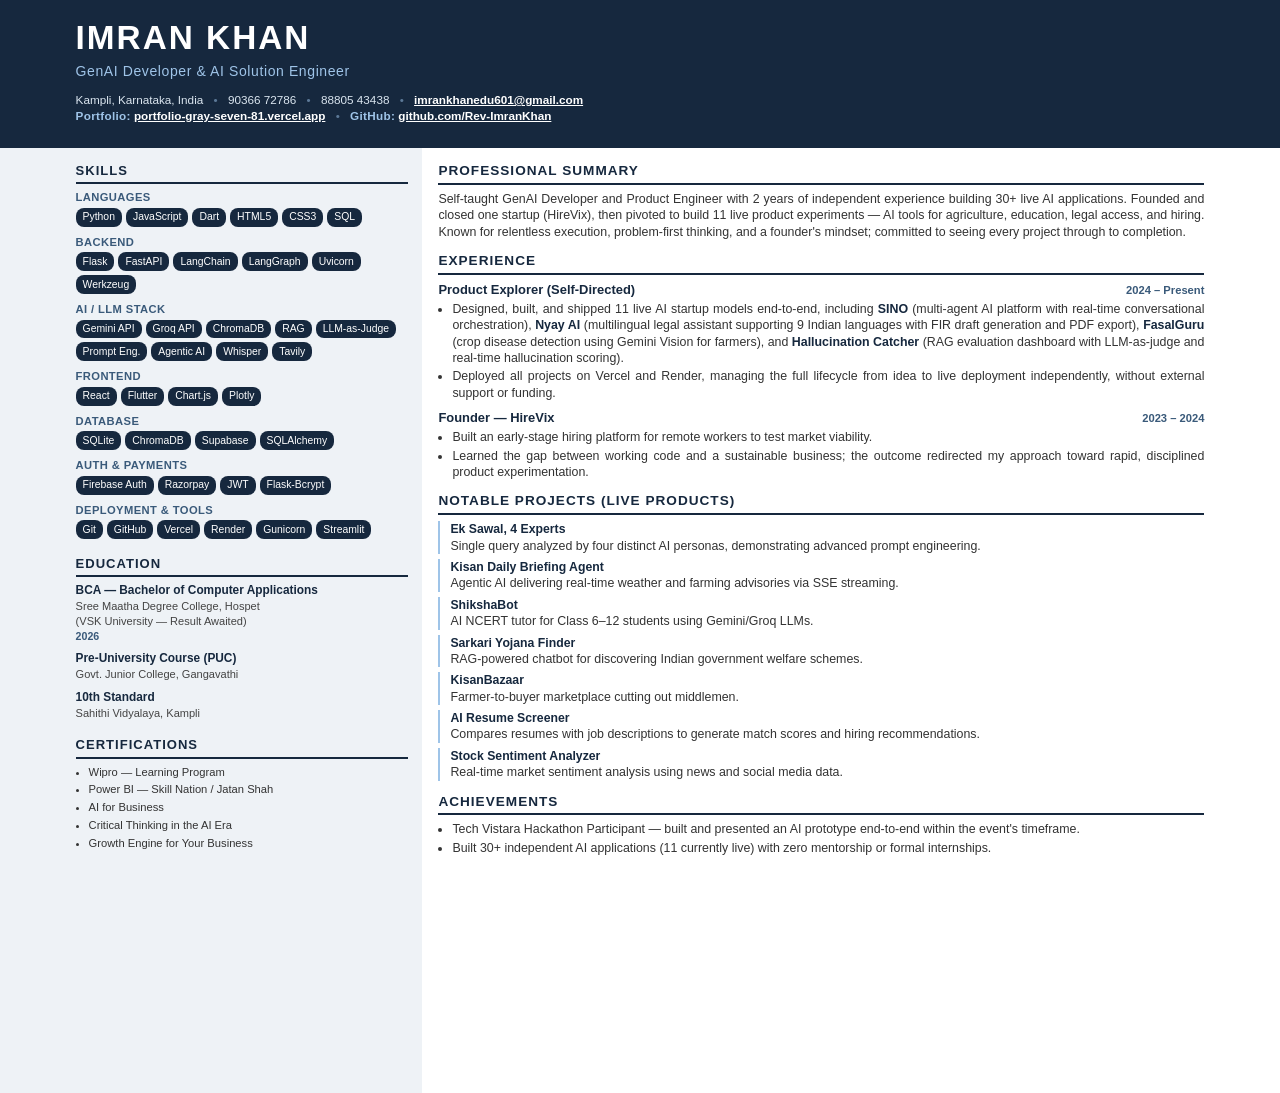
<file: resume.html>
<!DOCTYPE html>
<html lang="en">
<head>
<meta charset="UTF-8">
<title>Imran Khan - Resume</title>
<style>
  @page {
    size: A4;
    margin: 0;
  }
  * { box-sizing: border-box; }
  body {
    font-family: 'Calibri', 'Carlito', 'Segoe UI', Arial, sans-serif;
    color: #2b2b2b;
    font-size: 9.3pt;
    line-height: 1.32;
    margin: 0;
    padding: 0;
  }

  /* ================= HEADER ================= */
  .header {
    background: #16283e;
    color: #ffffff;
    padding: 16px 20mm 13px 20mm;
  }
  .name {
    font-size: 25pt;
    font-weight: 700;
    letter-spacing: 2px;
    margin: 0;
    text-transform: uppercase;
  }
  .role {
    font-size: 10.5pt;
    font-weight: 400;
    letter-spacing: 0.6px;
    color: #9fc4e8;
    margin: 2px 0 9px 0;
  }
  .contact-row {
    font-size: 8.8pt;
    color: #dbe6f0;
  }
  .contact-row .item {
    display: inline;
  }
  .contact-row .dot {
    color: #5c7997;
    margin: 0 7px;
  }
  .contact-row a {
    color: #ffffff;
    text-decoration: underline;
    font-weight: 600;
  }
  .contact-row .lbl {
    color: #9fc4e8;
    font-weight: 700;
    letter-spacing: 0.3px;
  }

  /* ================= BODY LAYOUT ================= */
  .body-wrap {
    display: flex;
  }
  .sidebar {
    width: 33%;
    background: #eef2f6;
    padding: 14px 14px 20px 20mm;
    min-height: 250mm;
  }
  .main {
    width: 67%;
    padding: 14px 20mm 20px 16px;
  }

  /* ================= SECTION TITLES ================= */
  .sec-title {
    font-size: 10.2pt;
    font-weight: 700;
    color: #16283e;
    text-transform: uppercase;
    letter-spacing: 1px;
    margin: 0 0 6px 0;
    padding-bottom: 3px;
    border-bottom: 2px solid #16283e;
  }
  .sidebar .sec-title {
    font-size: 9.8pt;
    margin-top: 16px;
  }
  .sidebar .sec-title.first { margin-top: 0; }

  /* ================= SIDEBAR: SKILLS ================= */
  .skill-group {
    margin-bottom: 8px;
  }
  .skill-group:last-child { margin-bottom: 0; }
  .skill-cat {
    font-size: 8.4pt;
    font-weight: 700;
    color: #3a5a7a;
    text-transform: uppercase;
    letter-spacing: 0.4px;
    margin-bottom: 3px;
  }
  .tag-wrap {
    display: flex;
    flex-wrap: wrap;
    gap: 4px;
  }
  .tag {
    background: #16283e;
    color: #ffffff;
    font-size: 7.8pt;
    padding: 2.5px 7px;
    border-radius: 8px;
    white-space: nowrap;
  }

  /* ================= SIDEBAR: EDUCATION ================= */
  .edu-item {
    margin-bottom: 8px;
  }
  .edu-item:last-child { margin-bottom: 0; }
  .edu-degree {
    font-weight: 700;
    font-size: 8.9pt;
    color: #16283e;
    line-height: 1.25;
  }
  .edu-school {
    font-size: 8.3pt;
    color: #444;
    margin-top: 1px;
  }
  .edu-year {
    font-size: 8pt;
    color: #3a5a7a;
    font-weight: 700;
    margin-top: 1px;
  }

  /* ================= SIDEBAR: CERTIFICATIONS ================= */
  .cert-list {
    margin: 0;
    padding-left: 13px;
  }
  .cert-list li {
    margin-bottom: 3px;
    font-size: 8.4pt;
    color: #333;
  }

  /* ================= MAIN: SUMMARY ================= */
  .summary {
    text-align: justify;
    margin: 0;
    color: #333;
  }

  /* ================= MAIN: EXPERIENCE ================= */
  .job {
    margin-bottom: 8px;
  }
  .job:last-child { margin-bottom: 0; }
  .job-row {
    display: flex;
    justify-content: space-between;
    align-items: baseline;
  }
  .job-title {
    font-weight: 700;
    font-size: 9.7pt;
    color: #16283e;
  }
  .job-dates {
    font-size: 8.4pt;
    font-weight: 700;
    color: #3a5a7a;
    white-space: nowrap;
  }
  ul.bullets {
    margin: 3px 0 0 0;
    padding-left: 14px;
  }
  ul.bullets li {
    margin-bottom: 2px;
    text-align: justify;
    color: #333;
  }
  ul.bullets li strong { color: #16283e; }

  /* ================= MAIN: PROJECTS ================= */
  .proj-item {
    margin-bottom: 5px;
    padding-left: 10px;
    border-left: 2.5px solid #9fc4e8;
  }
  .proj-item:last-child { margin-bottom: 0; }
  .proj-name {
    font-weight: 700;
    color: #16283e;
    font-size: 9.2pt;
  }
  .proj-desc {
    color: #333;
  }

  /* ================= MAIN: ACHIEVEMENTS ================= */
  ul.achieve {
    margin: 0;
    padding-left: 14px;
  }
  ul.achieve li {
    margin-bottom: 2px;
    color: #333;
    text-align: justify;
  }
</style>
</head>
<body>

  <div class="header">
    <p class="name">Imran Khan</p>
    <p class="role">GenAI Developer &amp; AI Solution Engineer</p>
    <p class="contact-row">
      <span class="item">Kampli, Karnataka, India</span>
      <span class="dot">&bull;</span>
      <span class="item">90366 72786</span>
      <span class="dot">&bull;</span>
      <span class="item">88805 43438</span>
      <span class="dot">&bull;</span>
      <span class="item"><a href="mailto:imrankhanedu601@gmail.com">imrankhanedu601@gmail.com</a></span>
      <br>
      <span class="item"><span class="lbl">Portfolio:</span> <a href="https://portfolio-gray-seven-81.vercel.app/">portfolio-gray-seven-81.vercel.app</a></span>
      <span class="dot">&bull;</span>
      <span class="item"><span class="lbl">GitHub:</span> <a href="https://github.com/Rev-ImranKhan">github.com/Rev-ImranKhan</a></span>
    </p>
  </div>

  <div class="body-wrap">

    <!-- ===================== SIDEBAR ===================== -->
    <div class="sidebar">

      <div class="sec-title first">Skills</div>

      <div class="skill-group">
        <div class="skill-cat">Languages</div>
        <div class="tag-wrap">
          <span class="tag">Python</span><span class="tag">JavaScript</span><span class="tag">Dart</span><span class="tag">HTML5</span><span class="tag">CSS3</span><span class="tag">SQL</span>
        </div>
      </div>

      <div class="skill-group">
        <div class="skill-cat">Backend</div>
        <div class="tag-wrap">
          <span class="tag">Flask</span><span class="tag">FastAPI</span><span class="tag">LangChain</span><span class="tag">LangGraph</span><span class="tag">Uvicorn</span><span class="tag">Werkzeug</span>
        </div>
      </div>

      <div class="skill-group">
        <div class="skill-cat">AI / LLM Stack</div>
        <div class="tag-wrap">
          <span class="tag">Gemini API</span><span class="tag">Groq API</span><span class="tag">ChromaDB</span><span class="tag">RAG</span><span class="tag">LLM-as-Judge</span><span class="tag">Prompt Eng.</span><span class="tag">Agentic AI</span><span class="tag">Whisper</span><span class="tag">Tavily</span>
        </div>
      </div>

      <div class="skill-group">
        <div class="skill-cat">Frontend</div>
        <div class="tag-wrap">
          <span class="tag">React</span><span class="tag">Flutter</span><span class="tag">Chart.js</span><span class="tag">Plotly</span>
        </div>
      </div>

      <div class="skill-group">
        <div class="skill-cat">Database</div>
        <div class="tag-wrap">
          <span class="tag">SQLite</span><span class="tag">ChromaDB</span><span class="tag">Supabase</span><span class="tag">SQLAlchemy</span>
        </div>
      </div>

      <div class="skill-group">
        <div class="skill-cat">Auth &amp; Payments</div>
        <div class="tag-wrap">
          <span class="tag">Firebase Auth</span><span class="tag">Razorpay</span><span class="tag">JWT</span><span class="tag">Flask-Bcrypt</span>
        </div>
      </div>

      <div class="skill-group">
        <div class="skill-cat">Deployment &amp; Tools</div>
        <div class="tag-wrap">
          <span class="tag">Git</span><span class="tag">GitHub</span><span class="tag">Vercel</span><span class="tag">Render</span><span class="tag">Gunicorn</span><span class="tag">Streamlit</span>
        </div>
      </div>

      <div class="sec-title">Education</div>
      <div class="edu-item">
        <div class="edu-degree">BCA &mdash; Bachelor of Computer Applications</div>
        <div class="edu-school">Sree Maatha Degree College, Hospet<br>(VSK University &mdash; Result Awaited)</div>
        <div class="edu-year">2026</div>
      </div>
      <div class="edu-item">
        <div class="edu-degree">Pre-University Course (PUC)</div>
        <div class="edu-school">Govt. Junior College, Gangavathi</div>
      </div>
      <div class="edu-item">
        <div class="edu-degree">10th Standard</div>
        <div class="edu-school">Sahithi Vidyalaya, Kampli</div>
      </div>

      <div class="sec-title">Certifications</div>
      <ul class="cert-list">
        <li>Wipro &mdash; Learning Program</li>
        <li>Power BI &mdash; Skill Nation / Jatan Shah</li>
        <li>AI for Business</li>
        <li>Critical Thinking in the AI Era</li>
        <li>Growth Engine for Your Business</li>
      </ul>

    </div>

    <!-- ===================== MAIN ===================== -->
    <div class="main">

      <div class="sec-title">Professional Summary</div>
      <p class="summary">Self-taught GenAI Developer and Product Engineer with 2 years of independent experience building 30+ live AI applications. Founded and closed one startup (HireVix), then pivoted to build 11 live product experiments &mdash; AI tools for agriculture, education, legal access, and hiring. Known for relentless execution, problem-first thinking, and a founder's mindset; committed to seeing every project through to completion.</p>

      <div class="sec-title" style="margin-top:12px;">Experience</div>

      <div class="job">
        <div class="job-row">
          <span class="job-title">Product Explorer (Self-Directed)</span>
          <span class="job-dates">2024 &ndash; Present</span>
        </div>
        <ul class="bullets">
          <li>Designed, built, and shipped 11 live AI startup models end-to-end, including <strong>SINO</strong> (multi-agent AI platform with real-time conversational orchestration), <strong>Nyay AI</strong> (multilingual legal assistant supporting 9 Indian languages with FIR draft generation and PDF export), <strong>FasalGuru</strong> (crop disease detection using Gemini Vision for farmers), and <strong>Hallucination Catcher</strong> (RAG evaluation dashboard with LLM-as-judge and real-time hallucination scoring).</li>
          <li>Deployed all projects on Vercel and Render, managing the full lifecycle from idea to live deployment independently, without external support or funding.</li>
        </ul>
      </div>

      <div class="job">
        <div class="job-row">
          <span class="job-title">Founder &mdash; HireVix</span>
          <span class="job-dates">2023 &ndash; 2024</span>
        </div>
        <ul class="bullets">
          <li>Built an early-stage hiring platform for remote workers to test market viability.</li>
          <li>Learned the gap between working code and a sustainable business; the outcome redirected my approach toward rapid, disciplined product experimentation.</li>
        </ul>
      </div>

      <div class="sec-title" style="margin-top:12px;">Notable Projects (Live Products)</div>

      <div class="proj-item">
        <div><span class="proj-name">Ek Sawal, 4 Experts</span></div>
        <div class="proj-desc">Single query analyzed by four distinct AI personas, demonstrating advanced prompt engineering.</div>
      </div>
      <div class="proj-item">
        <div><span class="proj-name">Kisan Daily Briefing Agent</span></div>
        <div class="proj-desc">Agentic AI delivering real-time weather and farming advisories via SSE streaming.</div>
      </div>
      <div class="proj-item">
        <div><span class="proj-name">ShikshaBot</span></div>
        <div class="proj-desc">AI NCERT tutor for Class 6&ndash;12 students using Gemini/Groq LLMs.</div>
      </div>
      <div class="proj-item">
        <div><span class="proj-name">Sarkari Yojana Finder</span></div>
        <div class="proj-desc">RAG-powered chatbot for discovering Indian government welfare schemes.</div>
      </div>
      <div class="proj-item">
        <div><span class="proj-name">KisanBazaar</span></div>
        <div class="proj-desc">Farmer-to-buyer marketplace cutting out middlemen.</div>
      </div>
      <div class="proj-item">
        <div><span class="proj-name">AI Resume Screener</span></div>
        <div class="proj-desc">Compares resumes with job descriptions to generate match scores and hiring recommendations.</div>
      </div>
      <div class="proj-item">
        <div><span class="proj-name">Stock Sentiment Analyzer</span></div>
        <div class="proj-desc">Real-time market sentiment analysis using news and social media data.</div>
      </div>

      <div class="sec-title" style="margin-top:12px;">Achievements</div>
      <ul class="achieve">
        <li>Tech Vistara Hackathon Participant &mdash; built and presented an AI prototype end-to-end within the event's timeframe.</li>
        <li>Built 30+ independent AI applications (11 currently live) with zero mentorship or formal internships.</li>
      </ul>

    </div>
  </div>

</body>
</html>
</file>
